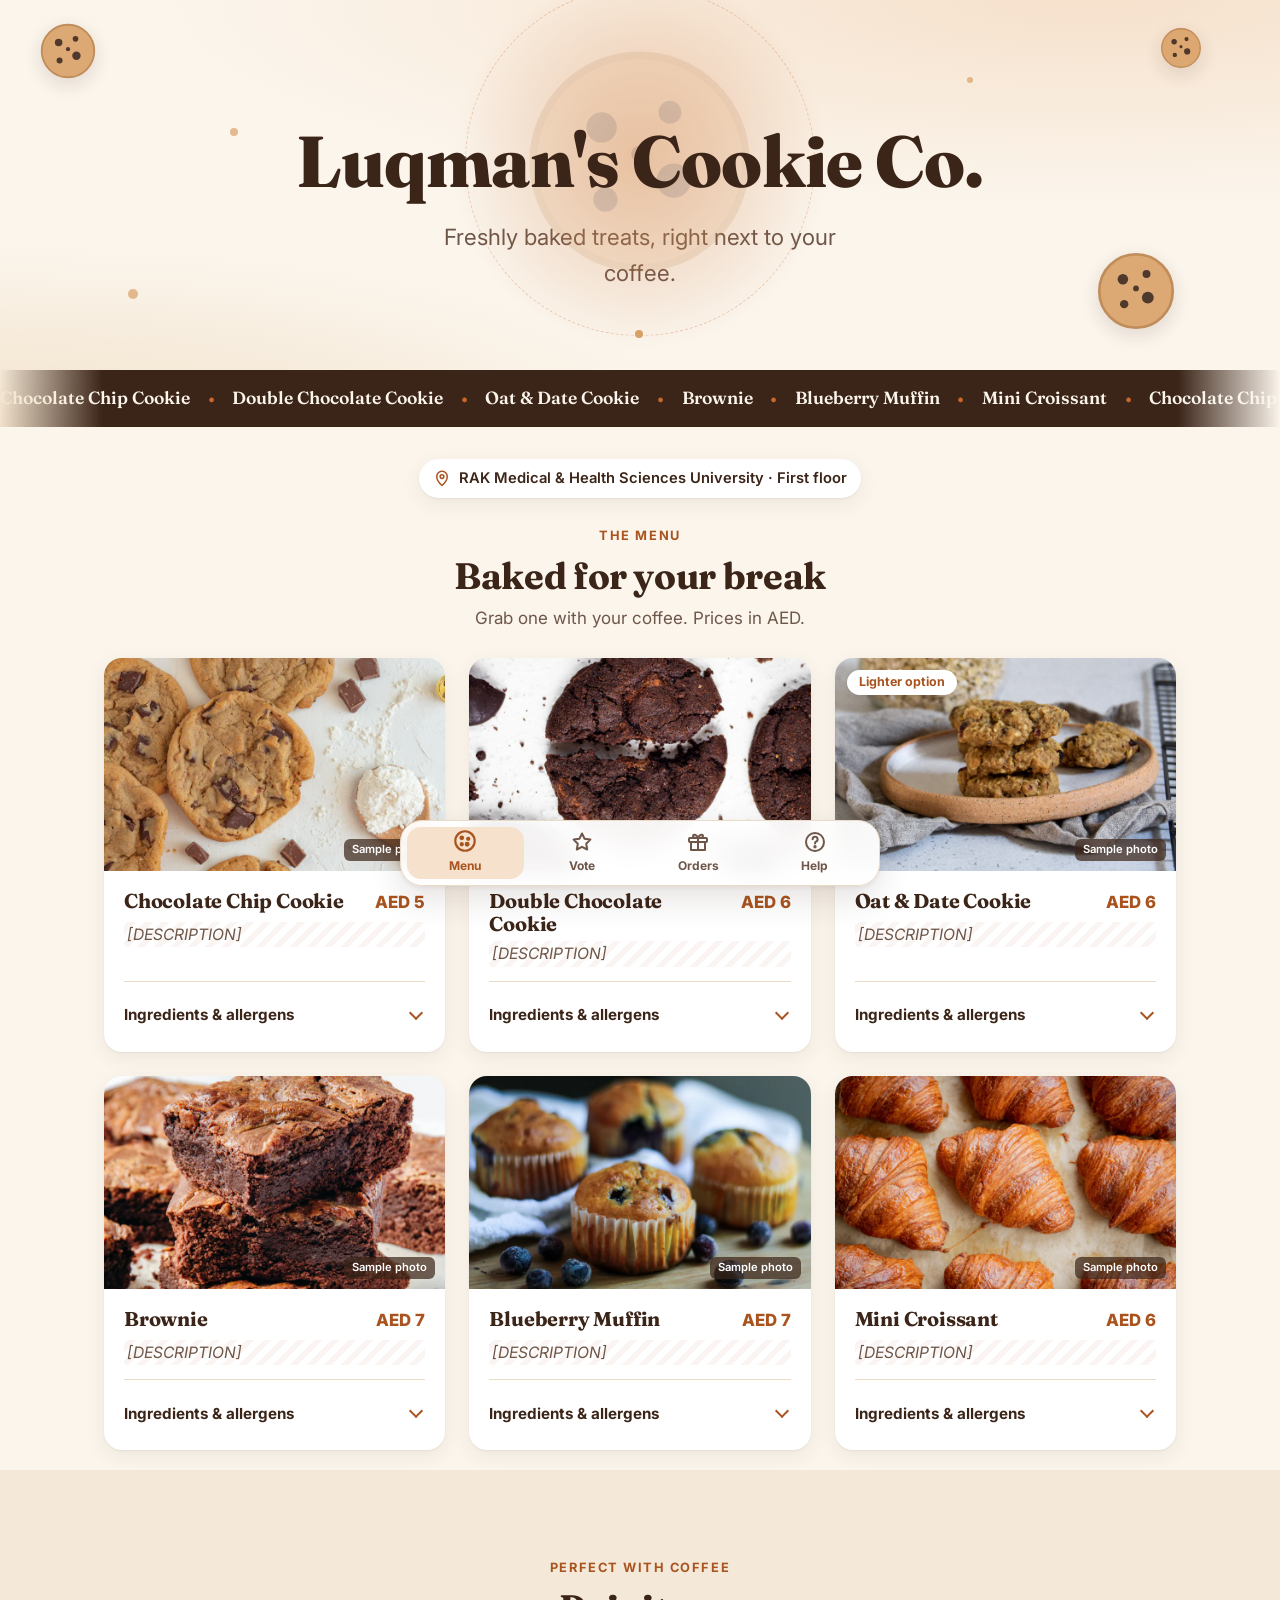
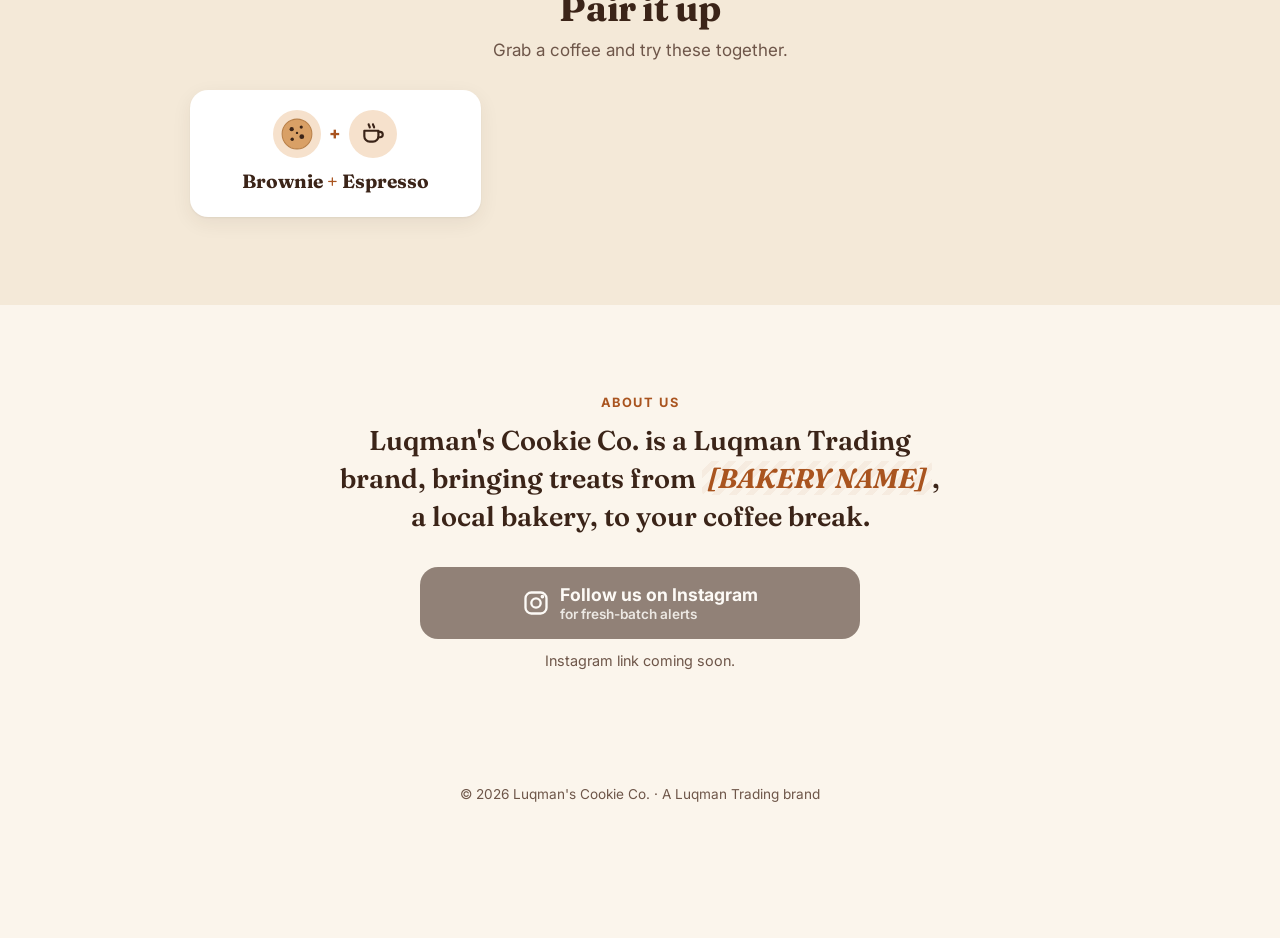
<file: index.html>
<!doctype html>
<html lang="en">
<head>
  <meta charset="utf-8">
  <meta name="viewport" content="width=device-width, initial-scale=1, viewport-fit=cover">
  <title>Luqman's Cookie Co. | Menu</title>
  <meta name="description" content="Luqman's Cookie Co.: freshly baked cookies, brownies, muffins and mini croissants from our vending machine at RAK Medical & Health Sciences University.">
  <meta name="theme-color" content="#FBF5EC">

  <meta property="og:title" content="Luqman's Cookie Co.">
  <meta property="og:description" content="Freshly baked treats, right next to your coffee.">
  <meta property="og:type" content="website">
  <!-- SHARE IMAGE: link previews need a full URL. Once live, change to e.g. https://<username>.github.io/<repo>/images/share.jpg -->
  <meta property="og:image" content="images/share.jpg">

  <link rel="icon" href="data:image/svg+xml,%3Csvg xmlns='http://www.w3.org/2000/svg' viewBox='0 0 64 64'%3E%3Ccircle cx='32' cy='32' r='28' fill='%23D9A066'/%3E%3Ccircle cx='22' cy='24' r='4' fill='%233B2418'/%3E%3Ccircle cx='40' cy='20' r='3' fill='%233B2418'/%3E%3Ccircle cx='38' cy='38' r='4' fill='%233B2418'/%3E%3Ccircle cx='24' cy='42' r='3' fill='%233B2418'/%3E%3C/svg%3E">

  <link rel="preconnect" href="https://fonts.googleapis.com">
  <link rel="preconnect" href="https://fonts.gstatic.com" crossorigin>
  <link rel="stylesheet" href="https://fonts.googleapis.com/css2?family=Fraunces:opsz,wght@9..144,600..800&family=Inter:wght@400;600;700&display=swap">
  <link rel="stylesheet" href="styles.css">
  <!-- Preload the other tabs so switching feels instant -->
  <link rel="prefetch" href="vote.html">
  <link rel="prefetch" href="orders.html">
  <link rel="prefetch" href="help.html">

  <script>document.documentElement.classList.add('js');</script>
  <script src="config.js" defer></script>
  <script src="script.js" defer></script>
</head>
<body data-page="menu">
  <!-- Reusable cookie drawing, referenced with <use href="#cookie"> -->
  <svg width="0" height="0" style="position:absolute" aria-hidden="true" focusable="false">
    <symbol id="cookie" viewBox="0 0 64 64">
      <circle cx="32" cy="32" r="28" fill="#D9A066"/>
      <circle cx="32" cy="32" r="28" fill="none" stroke="#B9814A" stroke-width="2"/>
      <circle cx="22" cy="23" r="4" fill="#3B2418"/>
      <circle cx="40" cy="19" r="3" fill="#3B2418"/>
      <circle cx="41" cy="37" r="4.5" fill="#3B2418"/>
      <circle cx="23" cy="42" r="3.2" fill="#3B2418"/>
      <circle cx="32" cy="30" r="2.2" fill="#3B2418"/>
    </symbol>
  </svg>

  <a class="skip-link" href="#main">Skip to content</a>

  <main id="main">
    <!-- ============ HERO (compact) ============ -->
    <section class="hero">
      <div class="hero-floaters" aria-hidden="true">
        <svg class="floater f1"><use href="#cookie"/></svg>
        <svg class="floater f2"><use href="#cookie"/></svg>
        <svg class="floater f3"><use href="#cookie"/></svg>
        <span class="crumb c1"></span>
        <span class="crumb c2"></span>
        <span class="crumb c3"></span>
      </div>

      <div class="container hero-content">
        <div class="title-wrap">
          <!-- Decorative animation behind the brand name -->
          <div class="title-bg" aria-hidden="true">
            <span class="title-glow"></span>
            <svg class="title-cookie"><use href="#cookie"/></svg>
            <span class="title-orbit"><i></i><i></i><i></i><i></i></span>
          </div>
          <h1>Luqman's Cookie&nbsp;Co.</h1>
        </div>
        <p class="tagline" data-text="brand.tagline">Freshly baked treats, right next to your coffee.</p>
      </div>

      <!-- Marquee: filled from the menu in config.js. The second copy makes the loop seamless. -->
      <div class="marquee" id="marquee">
        <div class="marquee-track">
          <ul class="marquee-list"><li>Cookies</li><li>Brownies</li><li>Muffins</li><li>Mini Croissants</li></ul>
          <ul class="marquee-list" aria-hidden="true"><li>Cookies</li><li>Brownies</li><li>Muffins</li><li>Mini Croissants</li></ul>
        </div>
      </div>
    </section>

    <!-- ============ EXAM MODE (shown only when examMode: true) ============ -->
    <div class="container">
      <aside class="exam-banner" id="exam-banner" hidden aria-labelledby="exam-title">
        <div class="exam-text">
          <p class="exam-title" id="exam-title">Finals Fuel</p>
          <p class="exam-message" id="exam-message"></p>
        </div>
        <div class="countdown" id="countdown" aria-hidden="true">
          <span><b data-unit="d">0</b>days</span>
          <span><b data-unit="h">0</b>hrs</span>
          <span><b data-unit="m">0</b>min</span>
          <span><b data-unit="s">0</b>sec</span>
        </div>
        <p class="sr-only" id="exam-sr"></p>
      </aside>
    </div>

    <!-- ============ MENU ============ -->
    <section id="menu" class="section section-tight">
      <div class="container">
        <!-- Fresh batch date + location -->
        <div class="info-chips reveal">
          <p class="chip chip-fresh" id="fresh-batch" hidden>
            <svg viewBox="0 0 24 24" fill="none" stroke="currentColor" stroke-width="2" stroke-linecap="round" stroke-linejoin="round" aria-hidden="true"><path d="M12 3c2 3 5 4.5 5 9a5 5 0 0 1-10 0c0-2 1-3.5 2-4.5 0 2 1 3 2 3-1-3 0-5.5 1-7.5z"/></svg>
            <span id="fresh-batch-text"></span>
          </p>
          <p class="chip">
            <svg viewBox="0 0 24 24" fill="none" stroke="currentColor" stroke-width="2" stroke-linecap="round" stroke-linejoin="round" aria-hidden="true"><path d="M12 22s7-6.2 7-12a7 7 0 1 0-14 0c0 5.8 7 12 7 12z"/><circle cx="12" cy="10" r="2.5"/></svg>
            <span id="location-line">RAK Medical &amp; Health Sciences University · First floor</span>
          </p>
        </div>

        <div class="section-head reveal">
          <p class="eyebrow">The menu</p>
          <h2>Baked for your break</h2>
          <p class="section-sub">Grab one with your coffee. Prices in AED.</p>
        </div>
        <!-- Cards are built from the menu list in config.js -->
        <ul class="menu-grid" id="menu-grid"></ul>
        <noscript><p class="noscript-note">Please turn on JavaScript to see today's menu.</p></noscript>
      </div>
    </section>

    <!-- ============ PERFECT WITH COFFEE ============ -->
    <section id="pairings" class="section section-alt">
      <div class="container">
        <div class="section-head reveal">
          <p class="eyebrow">Perfect with coffee</p>
          <h2>Pair it up</h2>
          <p class="section-sub">Grab a coffee and try these together.</p>
        </div>
        <ul class="pairings" id="pairings-list"></ul>
      </div>
    </section>

    <!-- ============ ABOUT + INSTAGRAM ============ -->
    <section id="about" class="section about">
      <div class="container reveal">
        <p class="eyebrow">About us</p>
        <p class="about-line" id="about-text">Luqman's Cookie Co. is a Luqman Trading brand.</p>
        <a class="btn btn-instagram" id="instagram-btn" href="#" target="_blank" rel="noopener">
          <svg viewBox="0 0 24 24" fill="none" stroke="currentColor" stroke-width="2" stroke-linecap="round" aria-hidden="true"><rect x="3" y="3" width="18" height="18" rx="5"/><circle cx="12" cy="12" r="4"/><circle cx="17.5" cy="6.5" r="0.6" fill="currentColor"/></svg>
          <span>Follow us on Instagram<small>for fresh-batch alerts</small></span>
        </a>
        <p class="pending-note" id="instagram-note" hidden>Instagram link coming soon.</p>
      </div>
    </section>
  </main>

  <footer class="site-footer">
    <p>&copy; <span class="year">2026</span> Luqman's Cookie Co. · A Luqman Trading brand</p>
  </footer>

  <!-- ============ TAB BAR (same on every page; aria-current marks this page) ============ -->
  <nav class="tabbar" aria-label="Main">
    <a class="tab" href="index.html" aria-current="page">
      <svg viewBox="0 0 24 24" fill="none" stroke="currentColor" stroke-width="2" stroke-linecap="round" stroke-linejoin="round" aria-hidden="true"><circle cx="12" cy="12" r="9"/><circle cx="9" cy="9" r="1.2" fill="currentColor"/><circle cx="15" cy="10" r="1" fill="currentColor"/><circle cx="14" cy="15" r="1.3" fill="currentColor"/><circle cx="9" cy="15" r="1" fill="currentColor"/></svg>
      <span>Menu</span>
    </a>
    <a class="tab" href="vote.html">
      <svg viewBox="0 0 24 24" fill="none" stroke="currentColor" stroke-width="2" stroke-linecap="round" stroke-linejoin="round" aria-hidden="true"><path d="M12 3.5l2.6 5.3 5.8.8-4.2 4.1 1 5.8-5.2-2.7-5.2 2.7 1-5.8-4.2-4.1 5.8-.8z"/></svg>
      <span>Vote</span>
    </a>
    <a class="tab" href="orders.html">
      <svg viewBox="0 0 24 24" fill="none" stroke="currentColor" stroke-width="2" stroke-linecap="round" stroke-linejoin="round" aria-hidden="true"><rect x="3" y="8" width="18" height="4" rx="1"/><path d="M5 12v8h14v-8M12 8v12"/><path d="M12 8C10.5 4 7 4 7 6s3 2 5 2c2 0 5 0 5-2s-3.5-2-5 2"/></svg>
      <span>Orders</span>
    </a>
    <a class="tab" href="help.html">
      <svg viewBox="0 0 24 24" fill="none" stroke="currentColor" stroke-width="2" stroke-linecap="round" stroke-linejoin="round" aria-hidden="true"><circle cx="12" cy="12" r="9"/><path d="M9.6 9.3a2.5 2.5 0 1 1 3.3 2.4c-.6.3-.9.8-.9 1.5v.3"/><circle cx="12" cy="16.8" r=".7" fill="currentColor"/></svg>
      <span>Help</span>
    </a>
  </nav>
</body>
</html>
</file>
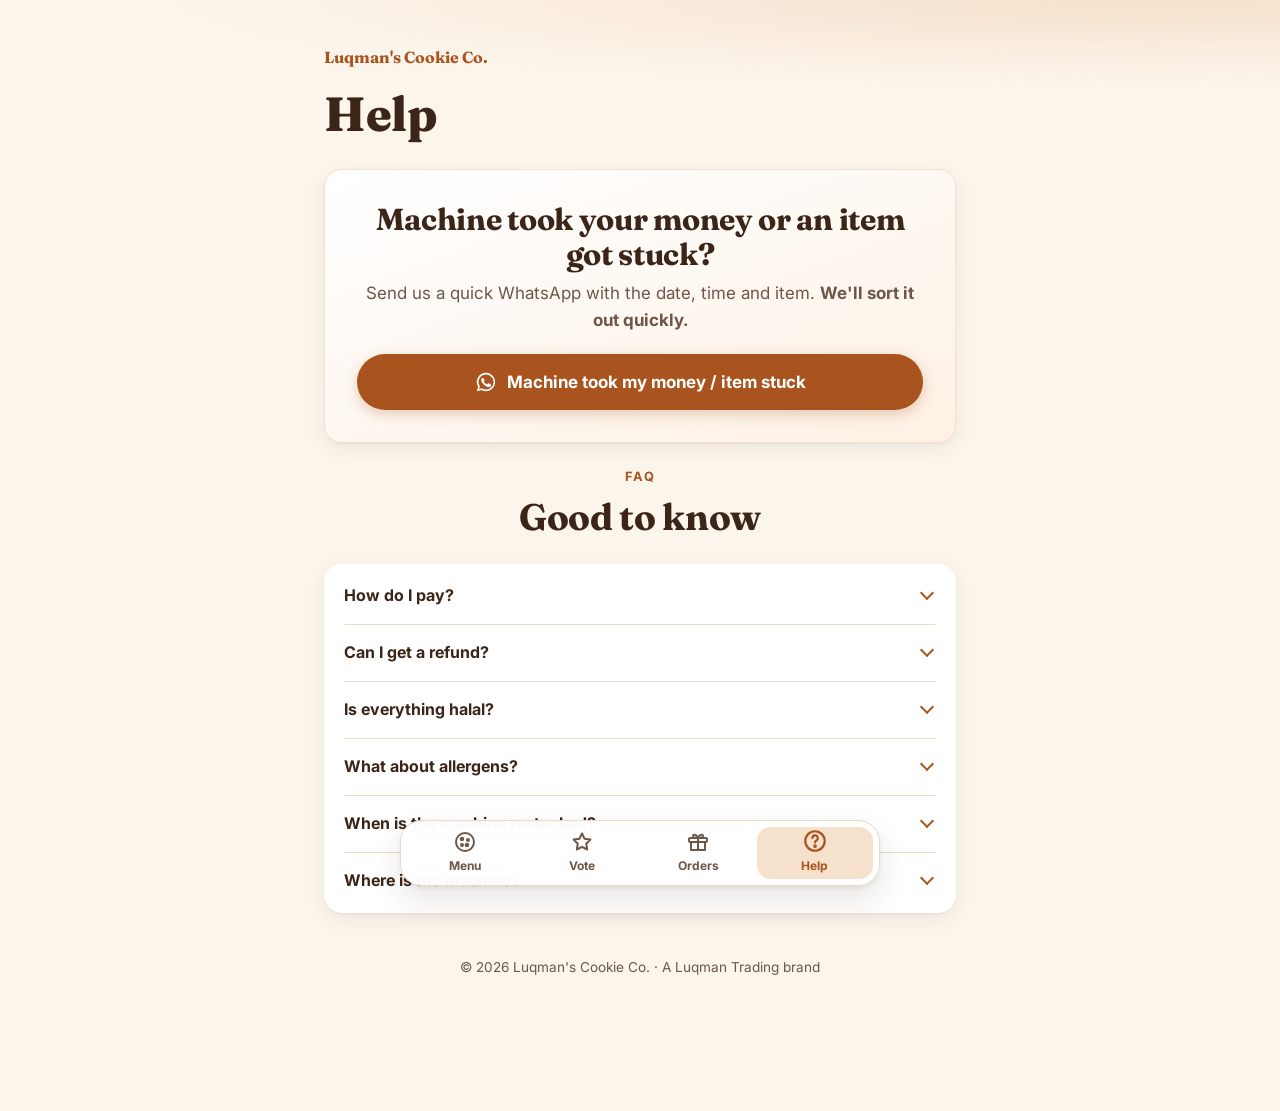
<file: help.html>
<!doctype html>
<html lang="en">
<head>
  <meta charset="utf-8">
  <meta name="viewport" content="width=device-width, initial-scale=1, viewport-fit=cover">
  <title>Luqman's Cookie Co. | Help</title>
  <meta name="description" content="Machine took your money or an item got stuck? Get help from Luqman's Cookie Co., plus answers to common questions.">
  <meta name="theme-color" content="#FBF5EC">

  <meta property="og:title" content="Luqman's Cookie Co. | Help">
  <meta property="og:description" content="Machine problem? Message us and we'll sort it out quickly.">
  <meta property="og:type" content="website">
  <meta property="og:image" content="images/share.jpg">

  <link rel="icon" href="data:image/svg+xml,%3Csvg xmlns='http://www.w3.org/2000/svg' viewBox='0 0 64 64'%3E%3Ccircle cx='32' cy='32' r='28' fill='%23D9A066'/%3E%3Ccircle cx='22' cy='24' r='4' fill='%233B2418'/%3E%3Ccircle cx='40' cy='20' r='3' fill='%233B2418'/%3E%3Ccircle cx='38' cy='38' r='4' fill='%233B2418'/%3E%3Ccircle cx='24' cy='42' r='3' fill='%233B2418'/%3E%3C/svg%3E">

  <link rel="preconnect" href="https://fonts.googleapis.com">
  <link rel="preconnect" href="https://fonts.gstatic.com" crossorigin>
  <link rel="stylesheet" href="https://fonts.googleapis.com/css2?family=Fraunces:opsz,wght@9..144,600..800&family=Inter:wght@400;600;700&display=swap">
  <link rel="stylesheet" href="styles.css">
  <link rel="prefetch" href="index.html">
  <link rel="prefetch" href="vote.html">
  <link rel="prefetch" href="orders.html">

  <script>document.documentElement.classList.add('js');</script>
  <script src="config.js" defer></script>
  <script src="script.js" defer></script>
</head>
<body data-page="help">
  <a class="skip-link" href="#main">Skip to content</a>

  <header class="page-top">
    <div class="container">
      <a class="wordmark" href="index.html">Luqman's Cookie Co.</a>
      <h1>Help</h1>
    </div>
  </header>

  <main id="main">
    <!-- ============ MACHINE PROBLEM (top of the page) ============ -->
    <section class="section section-tight">
      <div class="container narrow">
        <div class="panel panel-highlight help-top">
          <h2>Machine took your money or an item got stuck?</h2>
          <p class="section-sub">Send us a quick WhatsApp with the date, time and item. <strong data-text="help.promise">We'll sort it out quickly.</strong></p>
          <a class="btn btn-primary btn-whatsapp btn-block" id="help-btn" href="https://wa.me/971557939565" target="_blank" rel="noopener">
            <svg viewBox="0 0 24 24" aria-hidden="true"><path fill="currentColor" d="M12 2a10 10 0 0 0-8.6 15.1L2 22l5-1.3A10 10 0 1 0 12 2zm0 18.2a8.2 8.2 0 0 1-4.2-1.2l-.3-.2-3 .8.8-2.9-.2-.3A8.2 8.2 0 1 1 12 20.2zm4.5-6.1c-.2-.1-1.5-.7-1.7-.8s-.4-.1-.6.1-.6.8-.8 1-.3.2-.5.1a6.7 6.7 0 0 1-3.3-2.9c-.2-.4.2-.4.7-1.3.1-.2 0-.3 0-.4l-.8-1.8c-.2-.5-.4-.4-.6-.4h-.5a1 1 0 0 0-.7.3 3 3 0 0 0-.9 2.2 5.2 5.2 0 0 0 1.1 2.7 11.8 11.8 0 0 0 4.5 4c1.7.7 2.3.8 3.2.6a2.7 2.7 0 0 0 1.8-1.2 2.2 2.2 0 0 0 .1-1.2c0-.2-.2-.2-.5-.4z"/></svg>
            Machine took my money / item stuck
          </a>
          <p class="pending-note" id="help-note" hidden>WhatsApp number coming soon.</p>
        </div>
      </div>
    </section>

    <!-- ============ FAQ ============ -->
    <section class="section section-tight">
      <div class="container narrow">
        <div class="section-head reveal">
          <p class="eyebrow">FAQ</p>
          <h2>Good to know</h2>
        </div>
        <!-- Questions and answers come from config.js → help.faq -->
        <div class="faq reveal" id="faq-list"></div>
        <noscript><p class="noscript-note">Please turn on JavaScript to see the FAQ, or <a href="https://wa.me/971557939565">ask us on WhatsApp</a>.</p></noscript>
      </div>
    </section>
  </main>

  <footer class="site-footer">
    <p>&copy; <span class="year">2026</span> Luqman's Cookie Co. · A Luqman Trading brand</p>
  </footer>

  <nav class="tabbar" aria-label="Main">
    <a class="tab" href="index.html">
      <svg viewBox="0 0 24 24" fill="none" stroke="currentColor" stroke-width="2" stroke-linecap="round" stroke-linejoin="round" aria-hidden="true"><circle cx="12" cy="12" r="9"/><circle cx="9" cy="9" r="1.2" fill="currentColor"/><circle cx="15" cy="10" r="1" fill="currentColor"/><circle cx="14" cy="15" r="1.3" fill="currentColor"/><circle cx="9" cy="15" r="1" fill="currentColor"/></svg>
      <span>Menu</span>
    </a>
    <a class="tab" href="vote.html">
      <svg viewBox="0 0 24 24" fill="none" stroke="currentColor" stroke-width="2" stroke-linecap="round" stroke-linejoin="round" aria-hidden="true"><path d="M12 3.5l2.6 5.3 5.8.8-4.2 4.1 1 5.8-5.2-2.7-5.2 2.7 1-5.8-4.2-4.1 5.8-.8z"/></svg>
      <span>Vote</span>
    </a>
    <a class="tab" href="orders.html">
      <svg viewBox="0 0 24 24" fill="none" stroke="currentColor" stroke-width="2" stroke-linecap="round" stroke-linejoin="round" aria-hidden="true"><rect x="3" y="8" width="18" height="4" rx="1"/><path d="M5 12v8h14v-8M12 8v12"/><path d="M12 8C10.5 4 7 4 7 6s3 2 5 2c2 0 5 0 5-2s-3.5-2-5 2"/></svg>
      <span>Orders</span>
    </a>
    <a class="tab" href="help.html" aria-current="page">
      <svg viewBox="0 0 24 24" fill="none" stroke="currentColor" stroke-width="2" stroke-linecap="round" stroke-linejoin="round" aria-hidden="true"><circle cx="12" cy="12" r="9"/><path d="M9.6 9.3a2.5 2.5 0 1 1 3.3 2.4c-.6.3-.9.8-.9 1.5v.3"/><circle cx="12" cy="16.8" r=".7" fill="currentColor"/></svg>
      <span>Help</span>
    </a>
  </nav>
</body>
</html>
</file>
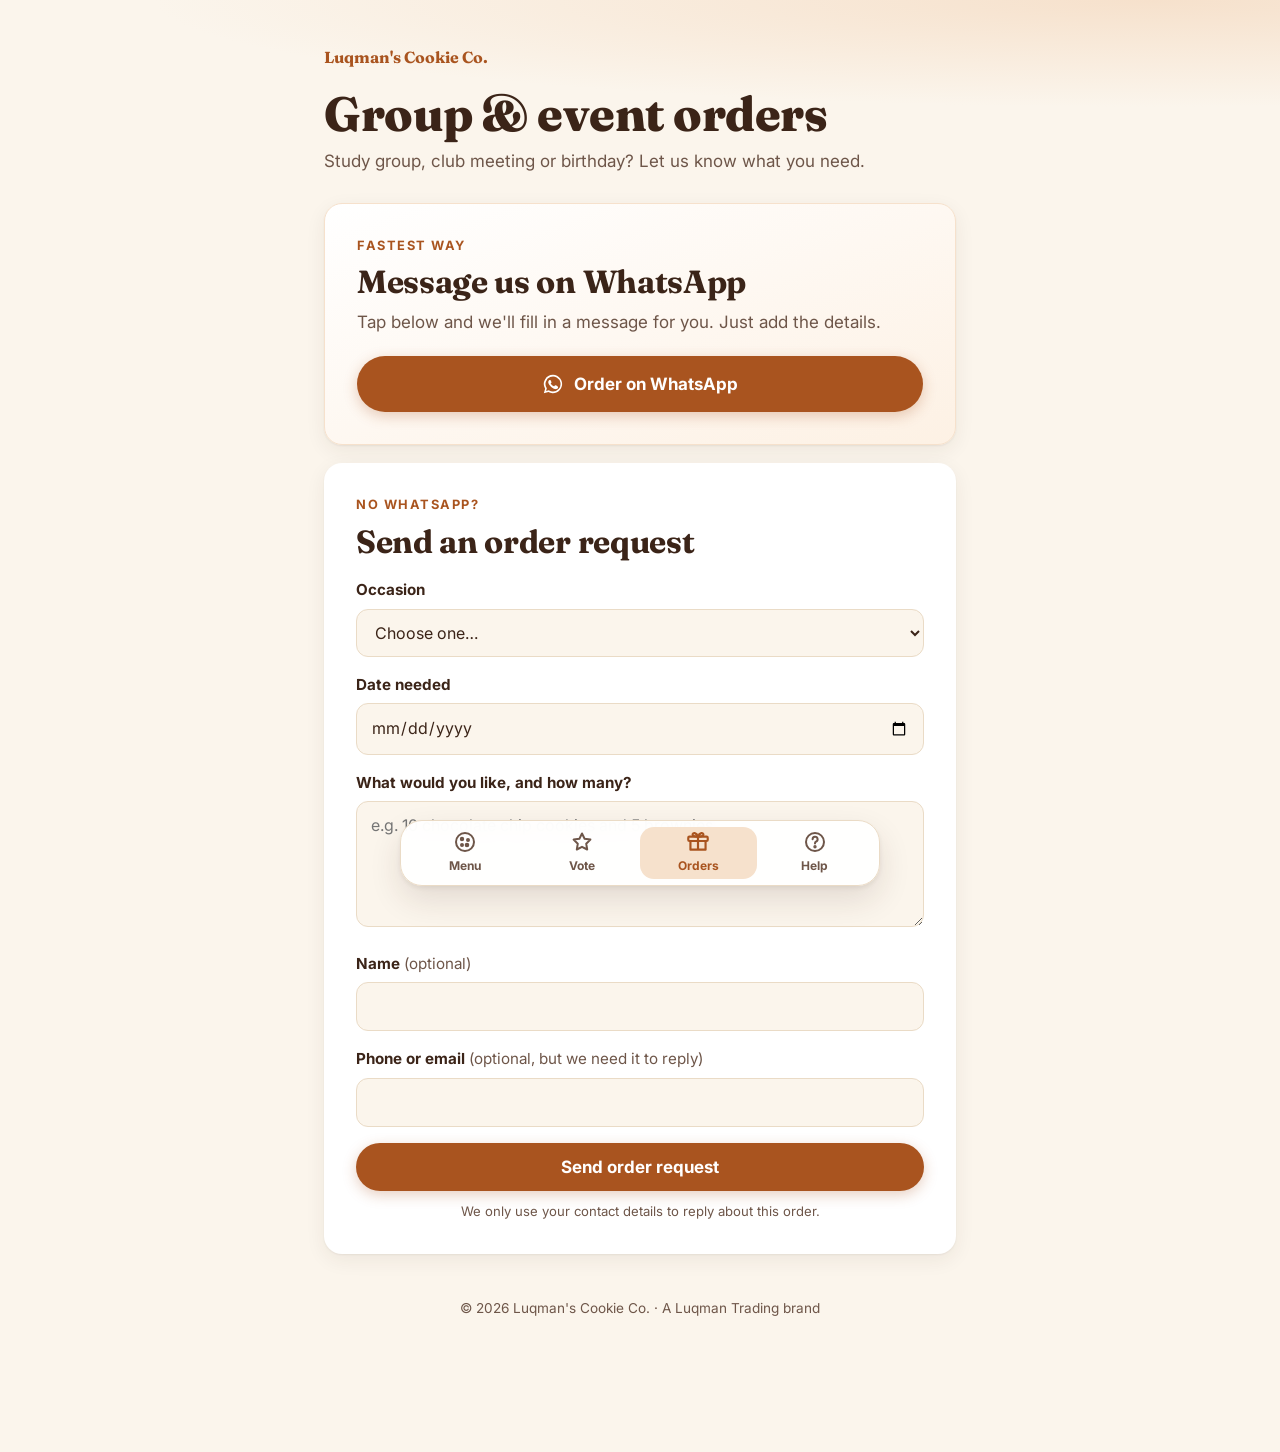
<file: orders.html>
<!doctype html>
<html lang="en">
<head>
  <meta charset="utf-8">
  <meta name="viewport" content="width=device-width, initial-scale=1, viewport-fit=cover">
  <title>Luqman's Cookie Co. | Group &amp; event orders</title>
  <meta name="description" content="Order Luqman's Cookie Co. treats for study groups, clubs and birthdays.">
  <meta name="theme-color" content="#FBF5EC">

  <meta property="og:title" content="Luqman's Cookie Co. | Group &amp; event orders">
  <meta property="og:description" content="Treats for study groups, clubs and birthdays. Message us on WhatsApp.">
  <meta property="og:type" content="website">
  <meta property="og:image" content="images/share.jpg">

  <link rel="icon" href="data:image/svg+xml,%3Csvg xmlns='http://www.w3.org/2000/svg' viewBox='0 0 64 64'%3E%3Ccircle cx='32' cy='32' r='28' fill='%23D9A066'/%3E%3Ccircle cx='22' cy='24' r='4' fill='%233B2418'/%3E%3Ccircle cx='40' cy='20' r='3' fill='%233B2418'/%3E%3Ccircle cx='38' cy='38' r='4' fill='%233B2418'/%3E%3Ccircle cx='24' cy='42' r='3' fill='%233B2418'/%3E%3C/svg%3E">

  <link rel="preconnect" href="https://fonts.googleapis.com">
  <link rel="preconnect" href="https://fonts.gstatic.com" crossorigin>
  <link rel="stylesheet" href="https://fonts.googleapis.com/css2?family=Fraunces:opsz,wght@9..144,600..800&family=Inter:wght@400;600;700&display=swap">
  <link rel="stylesheet" href="styles.css">
  <link rel="prefetch" href="index.html">
  <link rel="prefetch" href="vote.html">
  <link rel="prefetch" href="help.html">

  <script>document.documentElement.classList.add('js');</script>
  <script src="config.js" defer></script>
  <script src="script.js" defer></script>
</head>
<body data-page="orders">
  <a class="skip-link" href="#main">Skip to content</a>

  <header class="page-top">
    <div class="container">
      <a class="wordmark" href="index.html">Luqman's Cookie Co.</a>
      <h1>Group &amp; event orders</h1>
      <p class="section-sub">Study group, club meeting or birthday? Let us know what you need.</p>
    </div>
  </header>

  <main id="main">
    <section class="section section-tight">
      <div class="container narrow">
        <!-- WhatsApp: the fastest way -->
        <div class="panel panel-highlight reveal">
          <p class="eyebrow">Fastest way</p>
          <h2>Message us on WhatsApp</h2>
          <p class="section-sub">Tap below and we'll fill in a message for you. Just add the details.</p>
          <a class="btn btn-primary btn-whatsapp btn-block" id="orders-wa-btn" href="https://wa.me/971557939565" target="_blank" rel="noopener">
            <svg viewBox="0 0 24 24" aria-hidden="true"><path fill="currentColor" d="M12 2a10 10 0 0 0-8.6 15.1L2 22l5-1.3A10 10 0 1 0 12 2zm0 18.2a8.2 8.2 0 0 1-4.2-1.2l-.3-.2-3 .8.8-2.9-.2-.3A8.2 8.2 0 1 1 12 20.2zm4.5-6.1c-.2-.1-1.5-.7-1.7-.8s-.4-.1-.6.1-.6.8-.8 1-.3.2-.5.1a6.7 6.7 0 0 1-3.3-2.9c-.2-.4.2-.4.7-1.3.1-.2 0-.3 0-.4l-.8-1.8c-.2-.5-.4-.4-.6-.4h-.5a1 1 0 0 0-.7.3 3 3 0 0 0-.9 2.2 5.2 5.2 0 0 0 1.1 2.7 11.8 11.8 0 0 0 4.5 4c1.7.7 2.3.8 3.2.6a2.7 2.7 0 0 0 1.8-1.2 2.2 2.2 0 0 0 .1-1.2c0-.2-.2-.2-.5-.4z"/></svg>
            Order on WhatsApp
          </a>
          <p class="pending-note" id="orders-wa-note" hidden>WhatsApp number coming soon.</p>
        </div>

        <!-- Backup form -->
        <div class="panel reveal">
          <p class="eyebrow">No WhatsApp?</p>
          <h2>Send an order request</h2>

          <form class="lcc-form" id="order-form" data-type="order" novalidate>
            <div class="field">
              <label for="order-occasion">Occasion</label>
              <select id="order-occasion" data-field="choice" required>
                <option value="">Choose one…</option>
                <option>Study group</option>
                <option>Club or society event</option>
                <option>Birthday</option>
                <option>Other</option>
              </select>
            </div>
            <div class="field">
              <label for="order-date">Date needed</label>
              <input id="order-date" type="date" data-field="comment" data-label="Date needed" required>
            </div>
            <div class="field">
              <label for="order-details">What would you like, and how many?</label>
              <textarea id="order-details" data-field="comment" data-label="Details" rows="4" maxlength="1000" required placeholder="e.g. 10 chocolate chip cookies and 5 brownies"></textarea>
            </div>
            <div class="field">
              <label for="order-name">Name <span class="optional">(optional)</span></label>
              <input id="order-name" type="text" data-field="name" maxlength="60" autocomplete="name">
            </div>
            <div class="field">
              <label for="order-contact">Phone or email <span class="optional">(optional, but we need it to reply)</span></label>
              <input id="order-contact" type="text" data-field="contact" maxlength="80" autocomplete="tel">
            </div>
            <input type="text" name="website" class="hp" tabindex="-1" autocomplete="off" aria-hidden="true">
            <button class="btn btn-primary btn-block" type="submit">Send order request</button>
            <p class="form-status" role="status" aria-live="polite"></p>
            <p class="privacy-note">We only use your contact details to reply about this order.</p>
          </form>
          <noscript><p class="noscript-note">This form needs JavaScript. Please use the WhatsApp button above instead.</p></noscript>
        </div>
      </div>
    </section>
  </main>

  <footer class="site-footer">
    <p>&copy; <span class="year">2026</span> Luqman's Cookie Co. · A Luqman Trading brand</p>
  </footer>

  <nav class="tabbar" aria-label="Main">
    <a class="tab" href="index.html">
      <svg viewBox="0 0 24 24" fill="none" stroke="currentColor" stroke-width="2" stroke-linecap="round" stroke-linejoin="round" aria-hidden="true"><circle cx="12" cy="12" r="9"/><circle cx="9" cy="9" r="1.2" fill="currentColor"/><circle cx="15" cy="10" r="1" fill="currentColor"/><circle cx="14" cy="15" r="1.3" fill="currentColor"/><circle cx="9" cy="15" r="1" fill="currentColor"/></svg>
      <span>Menu</span>
    </a>
    <a class="tab" href="vote.html">
      <svg viewBox="0 0 24 24" fill="none" stroke="currentColor" stroke-width="2" stroke-linecap="round" stroke-linejoin="round" aria-hidden="true"><path d="M12 3.5l2.6 5.3 5.8.8-4.2 4.1 1 5.8-5.2-2.7-5.2 2.7 1-5.8-4.2-4.1 5.8-.8z"/></svg>
      <span>Vote</span>
    </a>
    <a class="tab" href="orders.html" aria-current="page">
      <svg viewBox="0 0 24 24" fill="none" stroke="currentColor" stroke-width="2" stroke-linecap="round" stroke-linejoin="round" aria-hidden="true"><rect x="3" y="8" width="18" height="4" rx="1"/><path d="M5 12v8h14v-8M12 8v12"/><path d="M12 8C10.5 4 7 4 7 6s3 2 5 2c2 0 5 0 5-2s-3.5-2-5 2"/></svg>
      <span>Orders</span>
    </a>
    <a class="tab" href="help.html">
      <svg viewBox="0 0 24 24" fill="none" stroke="currentColor" stroke-width="2" stroke-linecap="round" stroke-linejoin="round" aria-hidden="true"><circle cx="12" cy="12" r="9"/><path d="M9.6 9.3a2.5 2.5 0 1 1 3.3 2.4c-.6.3-.9.8-.9 1.5v.3"/><circle cx="12" cy="16.8" r=".7" fill="currentColor"/></svg>
      <span>Help</span>
    </a>
  </nav>
</body>
</html>
</file>
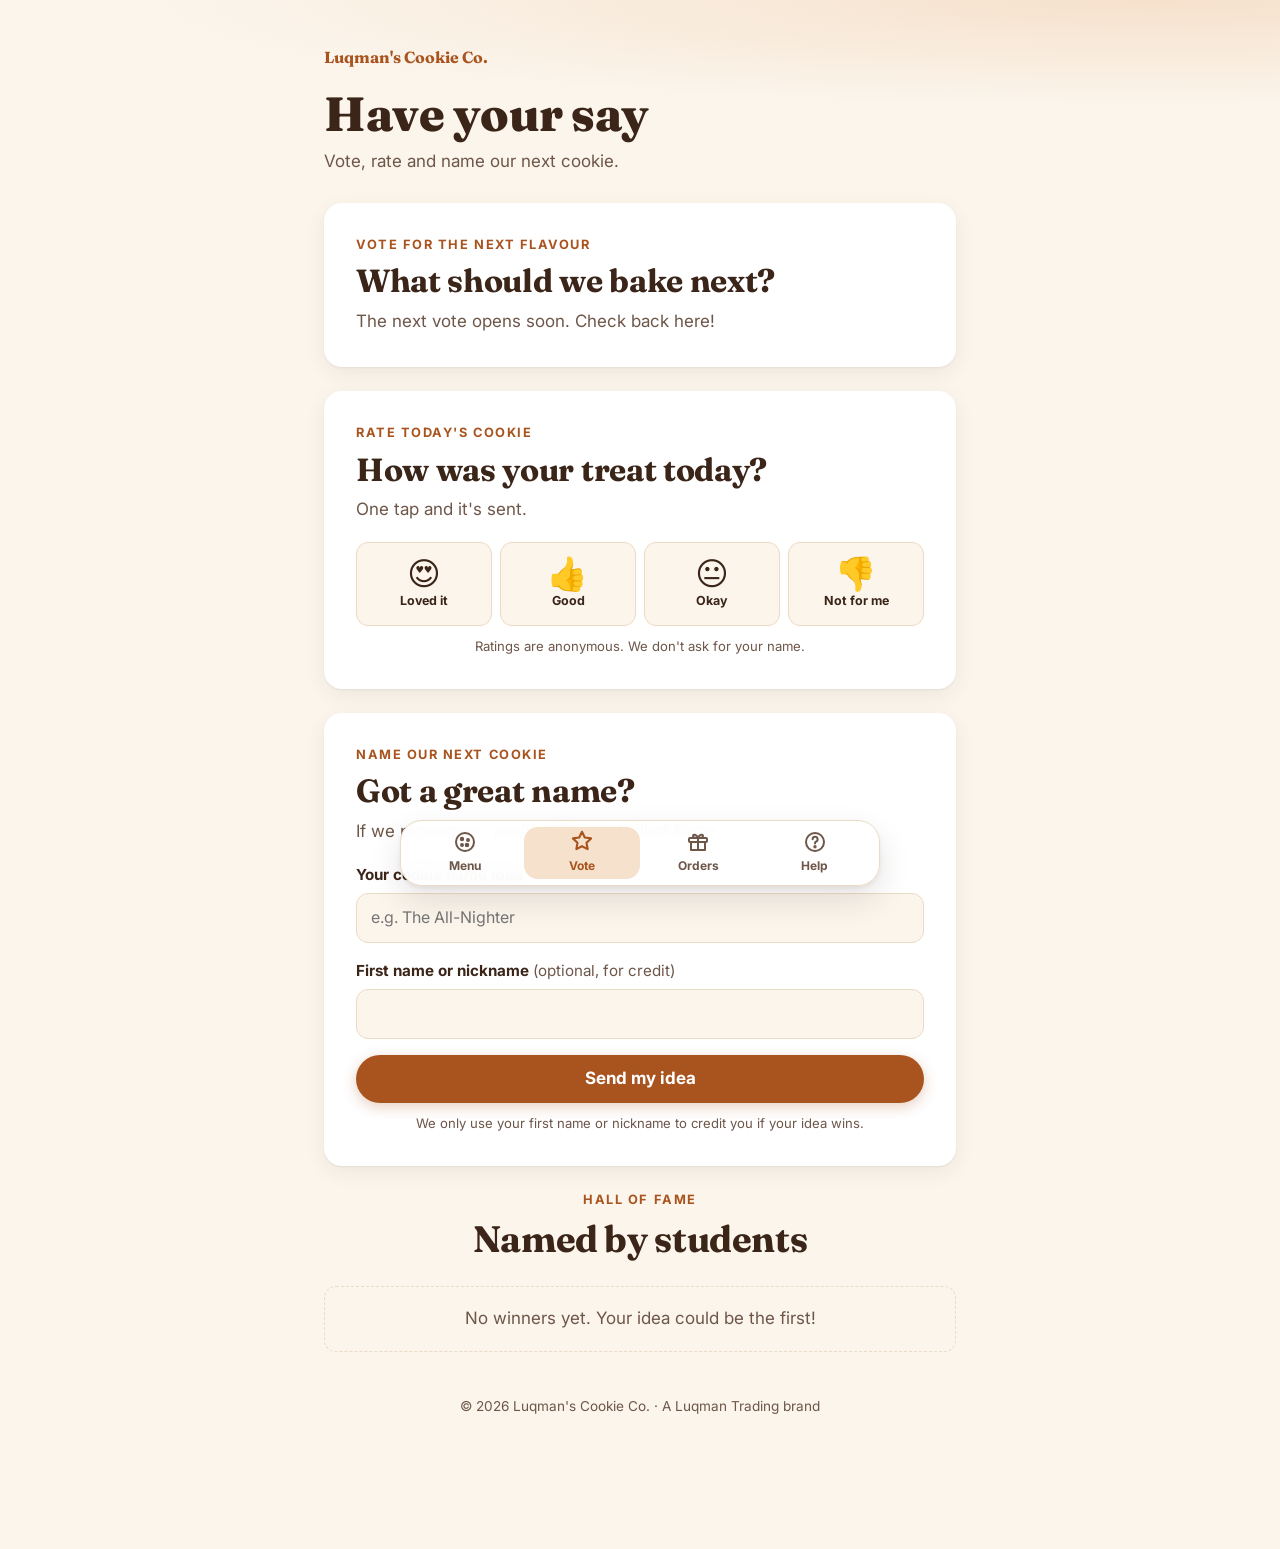
<file: vote.html>
<!doctype html>
<html lang="en">
<head>
  <meta charset="utf-8">
  <meta name="viewport" content="width=device-width, initial-scale=1, viewport-fit=cover">
  <title>Luqman's Cookie Co. | Vote &amp; rate</title>
  <meta name="description" content="Vote for Luqman's Cookie Co.'s next flavour, rate today's cookie and suggest a name for our next cookie.">
  <meta name="theme-color" content="#FBF5EC">

  <meta property="og:title" content="Luqman's Cookie Co. | Vote for the next flavour">
  <meta property="og:description" content="Pick our next flavour, rate today's cookie and name our next cookie.">
  <meta property="og:type" content="website">
  <meta property="og:image" content="images/share.jpg">

  <link rel="icon" href="data:image/svg+xml,%3Csvg xmlns='http://www.w3.org/2000/svg' viewBox='0 0 64 64'%3E%3Ccircle cx='32' cy='32' r='28' fill='%23D9A066'/%3E%3Ccircle cx='22' cy='24' r='4' fill='%233B2418'/%3E%3Ccircle cx='40' cy='20' r='3' fill='%233B2418'/%3E%3Ccircle cx='38' cy='38' r='4' fill='%233B2418'/%3E%3Ccircle cx='24' cy='42' r='3' fill='%233B2418'/%3E%3C/svg%3E">

  <link rel="preconnect" href="https://fonts.googleapis.com">
  <link rel="preconnect" href="https://fonts.gstatic.com" crossorigin>
  <link rel="stylesheet" href="https://fonts.googleapis.com/css2?family=Fraunces:opsz,wght@9..144,600..800&family=Inter:wght@400;600;700&display=swap">
  <link rel="stylesheet" href="styles.css">
  <link rel="prefetch" href="index.html">
  <link rel="prefetch" href="orders.html">
  <link rel="prefetch" href="help.html">

  <script>document.documentElement.classList.add('js');</script>
  <script src="config.js" defer></script>
  <script src="script.js" defer></script>
</head>
<body data-page="vote">
  <a class="skip-link" href="#main">Skip to content</a>

  <header class="page-top">
    <div class="container">
      <a class="wordmark" href="index.html">Luqman's Cookie Co.</a>
      <h1>Have your say</h1>
      <p class="section-sub">Vote, rate and name our next cookie.</p>
    </div>
  </header>

  <main id="main">
    <!-- ============ VOTE FOR THE NEXT FLAVOUR ============ -->
    <section id="vote" class="section section-tight">
      <div class="container narrow">
        <div class="panel reveal">
          <p class="eyebrow">Vote for the next flavour</p>
          <h2 data-text="vote.question">What should we bake next?</h2>
          <p class="vote-ends muted" id="vote-ends" hidden></p>

          <form class="lcc-form" id="vote-form" data-type="vote" novalidate>
            <fieldset class="vote-options">
              <legend class="sr-only">Flavour options</legend>
              <div id="vote-options"></div>
            </fieldset>
            <input type="text" name="website" class="hp" tabindex="-1" autocomplete="off" aria-hidden="true">
            <button class="btn btn-primary btn-block" type="submit">Cast my vote</button>
            <p class="form-status" role="status" aria-live="polite"></p>
            <p class="privacy-note">Votes are anonymous. One vote per phone per round.</p>
          </form>
          <noscript><p class="noscript-note">Voting needs JavaScript. You can also <a href="https://wa.me/971557939565">message us on WhatsApp</a>.</p></noscript>

          <div class="winner" id="last-winner" hidden>
            <svg class="winner-icon" viewBox="0 0 24 24" fill="none" stroke="currentColor" stroke-width="2" stroke-linecap="round" stroke-linejoin="round" aria-hidden="true"><path d="M8 21h8M12 17v4M7 4h10v5a5 5 0 0 1-10 0z"/><path d="M17 5h3v2a3 3 0 0 1-3 3M7 5H4v2a3 3 0 0 0 3 3"/></svg>
            <div>
              <p class="winner-label">Last month's winner</p>
              <p class="winner-name" id="last-winner-name"></p>
              <p class="winner-result muted" id="last-winner-result"></p>
            </div>
          </div>
        </div>
      </div>
    </section>

    <!-- ============ RATE TODAY'S COOKIE ============ -->
    <section id="rate" class="section section-tight">
      <div class="container narrow">
        <div class="panel reveal">
          <p class="eyebrow">Rate today's cookie</p>
          <h2 id="rate-title">How was your treat today?</h2>
          <p class="section-sub">One tap and it's sent.</p>

          <div class="rate-buttons" id="rate-buttons" role="group" aria-labelledby="rate-title">
            <button type="button" class="rate-btn" data-value="Loved it"><span class="emoji" aria-hidden="true">😍</span><span>Loved it</span></button>
            <button type="button" class="rate-btn" data-value="Good"><span class="emoji" aria-hidden="true">👍</span><span>Good</span></button>
            <button type="button" class="rate-btn" data-value="Okay"><span class="emoji" aria-hidden="true">😐</span><span>Okay</span></button>
            <button type="button" class="rate-btn" data-value="Not for me"><span class="emoji" aria-hidden="true">👎</span><span>Not for me</span></button>
          </div>
          <noscript><p class="noscript-note">Rating needs JavaScript.</p></noscript>

          <div class="rate-thanks" id="rate-thanks" hidden>
            <p class="rate-thanks-emoji" id="rate-thanks-emoji" aria-hidden="true"></p>
            <p class="rate-thanks-text" id="rate-thanks-text" role="status" aria-live="polite"></p>
          </div>

          <form class="lcc-form rate-comment" id="rate-comment-form" data-type="rating-comment" novalidate hidden>
            <div class="field">
              <label for="rate-comment">Want to tell us more?</label>
              <textarea id="rate-comment" data-field="comment" rows="3" maxlength="500" required placeholder="What did you like, or what should we change?"></textarea>
            </div>
            <input type="text" name="website" class="hp" tabindex="-1" autocomplete="off" aria-hidden="true">
            <button class="btn btn-ghost btn-block" type="submit">Send comment</button>
            <p class="form-status" role="status" aria-live="polite"></p>
          </form>
          <p class="privacy-note">Ratings are anonymous. We don't ask for your name.</p>
        </div>
      </div>
    </section>

    <!-- ============ NAME OUR NEXT COOKIE ============ -->
    <section id="name-cookie" class="section section-tight">
      <div class="container narrow">
        <div class="panel reveal">
          <p class="eyebrow">Name our next cookie</p>
          <h2>Got a great name?</h2>
          <p class="section-sub">If we pick yours, you'll make the Hall of Fame.</p>

          <form class="lcc-form" id="name-form" data-type="name-idea" novalidate>
            <div class="field">
              <label for="name-idea">Your cookie name idea</label>
              <input id="name-idea" type="text" data-field="choice" maxlength="40" required placeholder="e.g. The All-Nighter">
            </div>
            <div class="field">
              <label for="name-credit">First name or nickname <span class="optional">(optional, for credit)</span></label>
              <input id="name-credit" type="text" data-field="name" maxlength="30" autocomplete="given-name">
            </div>
            <input type="text" name="website" class="hp" tabindex="-1" autocomplete="off" aria-hidden="true">
            <button class="btn btn-primary btn-block" type="submit">Send my idea</button>
            <p class="form-status" role="status" aria-live="polite"></p>
            <p class="privacy-note">We only use your first name or nickname to credit you if your idea wins.</p>
          </form>
          <noscript><p class="noscript-note">This form needs JavaScript. You can also <a href="https://wa.me/971557939565">message us your idea on WhatsApp</a>.</p></noscript>
        </div>
      </div>
    </section>

    <!-- ============ HALL OF FAME ============ -->
    <section id="hall-of-fame" class="section section-tight">
      <div class="container narrow">
        <div class="reveal">
          <div class="section-head">
            <p class="eyebrow">Hall of Fame</p>
            <h2>Named by students</h2>
          </div>
          <ol class="hall" id="hall-list"></ol>
          <p class="hall-empty muted" id="hall-empty" hidden>No winners yet. Your idea could be the first!</p>
        </div>
      </div>
    </section>
  </main>

  <footer class="site-footer">
    <p>&copy; <span class="year">2026</span> Luqman's Cookie Co. · A Luqman Trading brand</p>
  </footer>

  <nav class="tabbar" aria-label="Main">
    <a class="tab" href="index.html">
      <svg viewBox="0 0 24 24" fill="none" stroke="currentColor" stroke-width="2" stroke-linecap="round" stroke-linejoin="round" aria-hidden="true"><circle cx="12" cy="12" r="9"/><circle cx="9" cy="9" r="1.2" fill="currentColor"/><circle cx="15" cy="10" r="1" fill="currentColor"/><circle cx="14" cy="15" r="1.3" fill="currentColor"/><circle cx="9" cy="15" r="1" fill="currentColor"/></svg>
      <span>Menu</span>
    </a>
    <a class="tab" href="vote.html" aria-current="page">
      <svg viewBox="0 0 24 24" fill="none" stroke="currentColor" stroke-width="2" stroke-linecap="round" stroke-linejoin="round" aria-hidden="true"><path d="M12 3.5l2.6 5.3 5.8.8-4.2 4.1 1 5.8-5.2-2.7-5.2 2.7 1-5.8-4.2-4.1 5.8-.8z"/></svg>
      <span>Vote</span>
    </a>
    <a class="tab" href="orders.html">
      <svg viewBox="0 0 24 24" fill="none" stroke="currentColor" stroke-width="2" stroke-linecap="round" stroke-linejoin="round" aria-hidden="true"><rect x="3" y="8" width="18" height="4" rx="1"/><path d="M5 12v8h14v-8M12 8v12"/><path d="M12 8C10.5 4 7 4 7 6s3 2 5 2c2 0 5 0 5-2s-3.5-2-5 2"/></svg>
      <span>Orders</span>
    </a>
    <a class="tab" href="help.html">
      <svg viewBox="0 0 24 24" fill="none" stroke="currentColor" stroke-width="2" stroke-linecap="round" stroke-linejoin="round" aria-hidden="true"><circle cx="12" cy="12" r="9"/><path d="M9.6 9.3a2.5 2.5 0 1 1 3.3 2.4c-.6.3-.9.8-.9 1.5v.3"/><circle cx="12" cy="16.8" r=".7" fill="currentColor"/></svg>
      <span>Help</span>
    </a>
  </nav>
</body>
</html>
</file>
<file: styles.css>
/* =========================================================
   Luqman's Cookie Co. — styles (shared by all four tabs)
   Mobile-first (360–430px), then tablet (768px) and desktop (1000px+).
   Palette: Caramel & Cream. Fonts: Fraunces (headings) + Inter (body).
   ========================================================= */

:root {
  --bg: #FBF5EC;          /* cream */
  --bg-alt: #F4E9D8;      /* deeper cream for alternating sections */
  --surface: #FFFFFF;
  --text: #3B2418;        /* cocoa */
  --muted: #6E5649;       /* AA on cream and white */
  --line: #EADBC6;

  --accent: #C8692B;      /* caramel: decorative only */
  --accent-deep: #A9541F; /* caramel for text & buttons (AA contrast) */
  --accent-hover: #8C4418;
  --accent-soft: #F6E1CC;

  --warn-bg: #FFF4D6;
  --warn-line: #E9C46A;
  --warn-text: #6B4A00;
  --ok: #2F6B3A;
  --error: #A12E2E;

  --radius: 18px;
  --radius-sm: 12px;
  --shadow: 0 1px 2px rgba(59, 36, 24, .06), 0 6px 20px rgba(59, 36, 24, .07);
  --shadow-lift: 0 2px 4px rgba(59, 36, 24, .08), 0 14px 32px rgba(59, 36, 24, .12);

  --font-display: "Fraunces", Georgia, "Times New Roman", serif;
  --font-body: "Inter", system-ui, -apple-system, "Segoe UI", Roboto, Arial, sans-serif;

  --tabbar-h: 64px;
  --safe-bottom: env(safe-area-inset-bottom, 0px);
  --ease: cubic-bezier(.2, .7, .2, 1);
}

/* Smooth cross-fade between tabs in browsers that support it */
@view-transition { navigation: auto; }

/* ---------- Base ---------- */
*, *::before, *::after { box-sizing: border-box; }

html {
  scroll-behavior: smooth;
  -webkit-text-size-adjust: 100%;
}

body {
  margin: 0;
  background: var(--bg);
  color: var(--text);
  font-family: var(--font-body);
  font-size: 1.0625rem; /* 17px: easy to read on phones */
  line-height: 1.6;
  -webkit-font-smoothing: antialiased;
  overflow-x: hidden;
  /* room for the fixed tab bar */
  padding-bottom: calc(var(--tabbar-h) + var(--safe-bottom));
}

h1, h2, h3, h4 {
  font-family: var(--font-display);
  line-height: 1.15;
  margin: 0;
  letter-spacing: -0.01em;
}

p { margin: 0; }
ul, ol { margin: 0; padding: 0; list-style: none; }
a { color: inherit; }
svg { display: block; }
img { max-width: 100%; }
[hidden] { display: none !important; }

:focus-visible {
  outline: 3px solid var(--accent);
  outline-offset: 3px;
  border-radius: 6px;
}

.container {
  width: 100%;
  max-width: 1120px;
  margin: 0 auto;
  padding: 0 16px;
}
@media (min-width: 768px) { .container { padding: 0 24px; } }
.container.narrow { max-width: 680px; }

.sr-only {
  position: absolute; width: 1px; height: 1px; padding: 0; margin: -1px;
  overflow: hidden; clip: rect(0 0 0 0); white-space: nowrap; border: 0;
}

/* Hidden helpers: honeypot fields and the form-sending iframe */
.hp {
  position: absolute !important;
  left: -9999px;
  width: 1px;
  height: 1px;
  opacity: 0;
  border: 0;
}

.skip-link {
  position: absolute; left: 16px; top: -60px; z-index: 100;
  background: var(--text); color: #fff; padding: 10px 16px; border-radius: 8px;
  text-decoration: none; transition: top .2s;
}
.skip-link:focus { top: 12px; }

.eyebrow {
  font-size: .8rem;
  font-weight: 700;
  letter-spacing: .12em;
  text-transform: uppercase;
  color: var(--accent-deep);
  margin-bottom: .5rem;
}

/* Values still in [BRACKETS] in config.js — easy to spot before launch */
.placeholder {
  color: var(--muted);
  font-style: italic;
  background: repeating-linear-gradient(-45deg, transparent 0 6px, rgba(169, 84, 31, .06) 6px 12px);
  border-radius: 4px;
  padding: 0 .2em;
}

.muted { color: var(--muted); }

.noscript-note {
  margin-top: 12px;
  text-align: center;
  padding: 16px;
  background: var(--surface);
  border-radius: var(--radius-sm);
}
.noscript-note a { color: var(--accent-deep); font-weight: 700; }

/* ---------- Bottom tab bar ---------- */
.tabbar {
  position: fixed;
  left: 0;
  right: 0;
  bottom: 0;
  z-index: 60;
  display: grid;
  grid-template-columns: repeat(4, 1fr);
  padding: 6px 8px calc(6px + var(--safe-bottom));
  background: rgba(255, 255, 255, .94);
  -webkit-backdrop-filter: saturate(1.4) blur(12px);
  backdrop-filter: saturate(1.4) blur(12px);
  border-top: 1px solid var(--line);
  box-shadow: 0 -4px 20px rgba(59, 36, 24, .06);
}

.tab {
  position: relative;
  display: flex;
  flex-direction: column;
  align-items: center;
  justify-content: center;
  gap: 2px;
  min-height: 52px;
  border-radius: 14px;
  color: var(--muted);
  font-size: .75rem;
  font-weight: 700;
  text-decoration: none;
  -webkit-tap-highlight-color: transparent;
  transition: color .2s, background-color .2s, transform .15s var(--ease);
}
.tab svg { width: 24px; height: 24px; transition: transform .25s var(--ease); }
.tab:active { transform: scale(.94); }

.tab[aria-current="page"] {
  color: var(--accent-deep);
  background: var(--accent-soft);
}
.tab[aria-current="page"] svg { transform: translateY(-1px) scale(1.08); }

@media (hover: hover) {
  .tab:not([aria-current="page"]):hover { color: var(--text); background: #F8EFE3; }
}

/* Wider screens: the bar becomes a floating pill */
@media (min-width: 768px) {
  .tabbar {
    left: 50%;
    right: auto;
    bottom: calc(14px + var(--safe-bottom));
    width: 480px;
    transform: translateX(-50%);
    padding: 6px;
    border: 1px solid var(--line);
    border-radius: 22px;
    box-shadow: var(--shadow-lift);
  }
  body { padding-bottom: calc(var(--tabbar-h) + 40px); }
}

/* ---------- Page header (Vote / Orders / Help) ---------- */
.page-top {
  padding: 22px 0 8px;
  background:
    radial-gradient(120% 90% at 90% 0%, var(--accent-soft) 0%, transparent 65%),
    var(--bg);
}
.page-top .wordmark {
  display: inline-flex;
  align-items: center;
  min-height: 44px;
  font-family: var(--font-display);
  font-weight: 700;
  font-size: 1rem;
  text-decoration: none;
  color: var(--accent-deep);
}
.page-top h1 {
  margin-top: 6px;
  font-size: clamp(2.1rem, 9vw, 3rem);
  font-weight: 800;
}
.page-top .section-sub { margin-top: .4rem; }
@media (min-width: 768px) {
  .page-top { padding-top: 36px; }
  .page-top .container { max-width: 680px; }
}

/* ---------- Buttons ---------- */
.btn {
  display: inline-flex;
  align-items: center;
  justify-content: center;
  gap: 10px;
  min-height: 48px;
  padding: 0 22px;
  border-radius: 999px;
  border: 2px solid transparent;
  font: inherit;
  font-weight: 700;
  text-decoration: none;
  text-align: center;
  cursor: pointer;
  -webkit-tap-highlight-color: transparent;
  transition: transform .2s var(--ease), box-shadow .2s var(--ease),
              background-color .2s, color .2s, border-color .2s, opacity .2s;
}
.btn:active { transform: scale(.97); }
.btn svg { width: 22px; height: 22px; flex-shrink: 0; }

.btn-primary {
  background: var(--accent-deep);
  color: #fff;
  box-shadow: 0 4px 14px rgba(169, 84, 31, .28);
}
.btn-ghost {
  background: var(--surface);
  color: var(--text);
  border-color: var(--line);
}
.btn-block { width: 100%; }
.btn-whatsapp { min-height: 56px; margin-top: 1.25rem; }

.btn[disabled] { opacity: .55; cursor: not-allowed; box-shadow: none; transform: none; }
.btn.is-loading { cursor: progress; }

/* Link whose URL isn't in config.js yet */
.btn.is-pending {
  opacity: .55;
  cursor: not-allowed;
  box-shadow: none;
}
.btn.is-pending:active { transform: none; }

.pending-note {
  margin-top: 10px;
  font-size: .9rem;
  color: var(--muted);
  text-align: center;
}

@media (hover: hover) {
  .btn-primary:not(.is-pending):not([disabled]):hover { background: var(--accent-hover); transform: translateY(-2px); box-shadow: 0 8px 22px rgba(169, 84, 31, .32); }
  .btn-ghost:not([disabled]):hover { border-color: var(--accent); color: var(--accent-deep); transform: translateY(-2px); }
}

/* ---------- Hero (compact, Menu tab) ---------- */
.hero {
  position: relative;
  overflow: hidden;
  padding-top: clamp(84px, 13vw, 120px);
  background:
    radial-gradient(120% 80% at 85% 0%, var(--accent-soft) 0%, transparent 60%),
    radial-gradient(90% 70% at 0% 100%, #F2E2CB 0%, transparent 60%),
    var(--bg);
}

.hero-content {
  position: relative;
  z-index: 1;
  text-align: center;
  padding-bottom: clamp(44px, 8vw, 80px);
}

.hero h1 {
  font-size: clamp(2.5rem, 11vw, 4.5rem);
  font-weight: 800;
}

/* Animation behind the brand name: glow + slow-spinning cookie + orbiting crumbs */
.title-wrap {
  position: relative;
  isolation: isolate;
  display: inline-block;
}
.title-wrap h1 { position: relative; }

.title-bg {
  position: absolute;
  z-index: -1;
  top: 50%;
  left: 50%;
  width: clamp(220px, 62vw, 380px);
  aspect-ratio: 1;
  transform: translate(-50%, -50%);
  pointer-events: none;
}
.title-bg > * { position: absolute; inset: 0; }

.title-glow {
  border-radius: 50%;
  background: radial-gradient(circle, rgba(200, 105, 43, .32) 0%, rgba(200, 105, 43, .12) 45%, transparent 70%);
  animation: glow 6s ease-in-out infinite;
}

.title-cookie {
  inset: 18%;
  width: 64%;
  height: 64%;
  opacity: .16;
  animation: spin 60s linear infinite;
}

.title-orbit {
  inset: 4%;
  border: 1.5px dashed rgba(200, 105, 43, .3);
  border-radius: 50%;
  animation: spin 24s linear infinite reverse;
}
.title-orbit i {
  position: absolute;
  width: 10px;
  height: 10px;
  margin: -5px 0 0 -5px;
  border-radius: 50%;
  background: #D9A066;
}
.title-orbit i:nth-child(1) { top: 0;    left: 50%; }
.title-orbit i:nth-child(2) { top: 50%;  left: 100%; width: 7px; height: 7px; background: var(--text); opacity: .55; }
.title-orbit i:nth-child(3) { top: 100%; left: 50%; width: 8px; height: 8px; }
.title-orbit i:nth-child(4) { top: 50%;  left: 0;    width: 6px; height: 6px; background: var(--text); opacity: .55; }

@keyframes spin {
  to { transform: rotate(360deg); }
}
@keyframes glow {
  0%, 100% { transform: scale(.92); opacity: .8; }
  50%      { transform: scale(1.08); opacity: 1; }
}

.tagline {
  max-width: 28ch;
  margin: 1rem auto 0;
  font-size: clamp(1.15rem, 4.4vw, 1.4rem);
  color: var(--muted);
}

/* Floating cookies & crumbs — transform/opacity only for smooth GPU animation */
.hero-floaters { position: absolute; inset: 0; pointer-events: none; }

.floater {
  position: absolute;
  width: 64px;
  height: 64px;
  opacity: .9;
  filter: drop-shadow(0 6px 10px rgba(59, 36, 24, .15));
  animation: float 9s ease-in-out infinite;
  will-change: transform;
}
.f1 { top: 8%; left: -14px; width: 68px; height: 68px; animation-duration: 10s; }
.f2 { top: 6%; right: 6%;  width: 44px; height: 44px; animation-delay: -3s; animation-duration: 8s; }
.f3 { top: 46%; left: -34px; width: 64px; height: 64px; animation-delay: -6s; animation-duration: 12s; }

.crumb {
  position: absolute;
  width: 8px;
  height: 8px;
  border-radius: 50%;
  background: #D9A066;
  opacity: .7;
  animation: drift 7s ease-in-out infinite;
}
.c1 { top: 30%; left: 18%; }
.c2 { top: 18%; right: 24%; width: 6px; height: 6px; animation-delay: -2s; }
.c3 { bottom: 30%; left: 10%; width: 10px; height: 10px; animation-delay: -4s; }

@keyframes float {
  0%, 100% { transform: translateY(0) rotate(0deg); }
  50%      { transform: translateY(-14px) rotate(12deg); }
}
@keyframes drift {
  0%, 100% { transform: translate(0, 0); opacity: .7; }
  50%      { transform: translate(6px, -10px); opacity: .35; }
}

@media (min-width: 768px) {
  .f1 { left: 3%; top: 5%; width: 60px; height: 60px; }
  .f3 { top: auto; left: auto; right: 8%; bottom: 22%; width: 84px; height: 84px; }
}

/* ---------- Marquee ---------- */
.marquee {
  position: relative;
  z-index: 1;
  overflow: hidden;
  background: var(--text);
  color: var(--bg);
  padding: 14px 0;
  -webkit-mask-image: linear-gradient(90deg, transparent, #000 8%, #000 92%, transparent);
  mask-image: linear-gradient(90deg, transparent, #000 8%, #000 92%, transparent);
}

.marquee-track {
  display: flex;
  width: max-content;
  animation: marquee 32s linear infinite;
  will-change: transform;
}

@media (hover: hover) {
  .marquee:hover .marquee-track { animation-play-state: paused; }
}

.marquee-list { display: flex; flex-shrink: 0; }
.marquee-list li {
  display: flex;
  align-items: center;
  font-family: var(--font-display);
  font-weight: 600;
  font-size: 1.1rem;
  white-space: nowrap;
}
.marquee-list li::after {
  content: "•";
  color: var(--accent);
  margin: 0 1.1rem;
}

@keyframes marquee {
  from { transform: translateX(0); }
  to   { transform: translateX(-50%); }
}

/* ---------- Sections & panels ---------- */
.section { padding: clamp(48px, 9vw, 88px) 0; }
.section-tight { padding: 20px 0; }
.section-tight + .section-tight { padding-top: 4px; }
.section-alt { background: var(--bg-alt); }

.section-head { text-align: center; margin-bottom: 1.6rem; }
.section h2, .panel h2 { font-size: clamp(1.6rem, 6.5vw, 2.3rem); }
.section-sub { color: var(--muted); margin-top: .5rem; }

.panel {
  background: var(--surface);
  border-radius: var(--radius);
  box-shadow: var(--shadow);
  padding: 24px 20px;
}
.panel + .panel { margin-top: 18px; }
.panel h2 { font-size: clamp(1.45rem, 6vw, 2rem); }
@media (min-width: 768px) { .panel { padding: 32px; } }

.panel-highlight {
  background: linear-gradient(160deg, #FFFFFF 0%, #FDF1E4 100%);
  border: 1.5px solid var(--accent-soft);
}

/* ---------- Exam mode banner ---------- */
.exam-banner {
  position: relative;
  z-index: 2;
  margin: 20px 0 0;
  padding: 18px 20px;
  border-radius: var(--radius);
  background: linear-gradient(135deg, #3B2418 0%, #5A3524 100%);
  color: #FBF5EC;
  box-shadow: var(--shadow-lift);
  display: flex;
  flex-direction: column;
  gap: 12px;
  text-align: center;
}
.exam-title {
  font-family: var(--font-display);
  font-weight: 800;
  font-size: 1.5rem;
  color: #F2B57F;
}
.exam-message { font-weight: 600; }
.countdown {
  display: grid;
  grid-template-columns: repeat(4, 1fr);
  gap: 8px;
}
.countdown span {
  display: flex;
  flex-direction: column;
  align-items: center;
  padding: 8px 4px;
  border-radius: var(--radius-sm);
  background: rgba(255, 255, 255, .08);
  font-size: .72rem;
  font-weight: 600;
  text-transform: uppercase;
  letter-spacing: .06em;
  color: #E3D3C0;
}
.countdown b {
  font-family: var(--font-display);
  font-size: 1.6rem;
  line-height: 1.1;
  color: #fff;
  font-variant-numeric: tabular-nums;
}
@media (min-width: 768px) {
  .exam-banner { flex-direction: row; align-items: center; justify-content: space-between; text-align: left; padding: 20px 28px; }
  .countdown { min-width: 320px; }
}

/* ---------- Fresh batch + location chips ---------- */
.info-chips {
  display: flex;
  flex-wrap: wrap;
  justify-content: center;
  gap: 8px;
  margin: 12px 0 28px;
}
.chip {
  display: inline-flex;
  align-items: center;
  gap: 8px;
  padding: 8px 14px;
  border-radius: 999px;
  background: var(--surface);
  box-shadow: var(--shadow);
  font-size: .92rem;
  font-weight: 600;
}
.chip svg { width: 18px; height: 18px; flex-shrink: 0; color: var(--accent-deep); }
.chip-fresh { background: var(--accent-deep); color: #fff; }
.chip-fresh svg { color: #fff; }

/* ---------- Menu ---------- */
.menu-grid {
  display: grid;
  grid-template-columns: 1fr;
  gap: 18px;
}
@media (min-width: 768px)  { .menu-grid { grid-template-columns: repeat(2, 1fr); gap: 22px; } }
@media (min-width: 1000px) { .menu-grid { grid-template-columns: repeat(3, 1fr); gap: 24px; } }

.card {
  display: flex;
  flex-direction: column;
  background: var(--surface);
  border-radius: var(--radius);
  box-shadow: var(--shadow);
  overflow: hidden;
  isolation: isolate;
  transition: transform .25s var(--ease), box-shadow .25s var(--ease);
}

/* .js .card.is-visible variants beat the reveal rule's transform: none */
.card:active,
.js .card.is-visible:active { transform: scale(.985); }

@media (hover: hover) {
  .card:hover,
  .js .card.is-visible:hover { transform: translateY(-4px); box-shadow: var(--shadow-lift); }
  .card:hover .card-media svg { transform: rotate(18deg) scale(1.06); }
  .card:hover img.card-media { transform: scale(1.04); }
}

.card-media-wrap {
  position: relative;
  overflow: hidden;
}

/* Photo, or drawn tile. The gradient shows while a photo loads. */
.card-media {
  display: grid;
  place-items: center;
  width: 100%;
  aspect-ratio: 16 / 10;
  object-fit: cover;
  background: linear-gradient(135deg, #F6E1CC 0%, #EBC9A2 100%);
}
img.card-media { height: auto; transition: transform .5s var(--ease), filter .3s; }
.card-media svg {
  width: 34%;
  height: auto;
  aspect-ratio: 1;
  filter: drop-shadow(0 8px 12px rgba(59, 36, 24, .18));
  transition: transform .4s var(--ease);
}

.badges {
  position: absolute;
  top: 12px;
  left: 12px;
  display: flex;
  flex-wrap: wrap;
  gap: 6px;
}
.badge {
  padding: 5px 12px;
  border-radius: 999px;
  font-size: .78rem;
  font-weight: 700;
  line-height: 1.2;
  box-shadow: 0 2px 6px rgba(59, 36, 24, .15);
}
.badge-new     { background: var(--accent-deep); color: #fff; }
.badge-fav     { background: var(--text); color: #fff; }
.badge-light   { background: #fff; color: var(--accent-deep); }
.badge-soldout { background: #fff; color: var(--text); border: 1.5px solid var(--text); }

.sample-tag {
  position: absolute;
  right: 10px;
  bottom: 10px;
  padding: 2px 8px;
  border-radius: 6px;
  background: rgba(59, 36, 24, .7);
  color: #fff;
  font-size: .7rem;
  font-weight: 600;
}

.is-soldout img.card-media,
.is-soldout .card-media svg { filter: grayscale(1) opacity(.6); }
.is-soldout .price { text-decoration: line-through; color: var(--muted); }

.card-body {
  display: flex;
  flex-direction: column;
  flex: 1;
  padding: 18px 20px 14px;
}

.card-top {
  display: flex;
  align-items: baseline;
  justify-content: space-between;
  gap: 12px;
  margin-bottom: .4rem;
}
.card h3 { font-size: 1.25rem; font-weight: 700; }
.card-desc { color: var(--muted); font-size: .98rem; margin-bottom: 14px; }

.price {
  flex-shrink: 0;
  font-weight: 800;
  font-size: 1.05rem;
  color: var(--accent-deep);
  white-space: nowrap;
}

/* Expandable panels: allergens + FAQ share the same summary style */
.allergen-panel {
  margin-top: auto; /* keeps panels lined up at the bottom of each card */
  padding-top: 12px;
  border-top: 1px solid var(--line);
}
.allergen-panel summary,
.faq-item summary {
  display: flex;
  align-items: center;
  justify-content: space-between;
  gap: 12px;
  min-height: 44px;
  font-weight: 700;
  font-size: .95rem;
  cursor: pointer;
  list-style: none;
  border-radius: 8px;
  -webkit-tap-highlight-color: transparent;
}
.allergen-panel summary::-webkit-details-marker,
.faq-item summary::-webkit-details-marker { display: none; }
.allergen-panel summary::after,
.faq-item summary::after {
  content: "";
  flex-shrink: 0;
  width: 10px;
  height: 10px;
  margin-right: 4px;
  border-right: 2.5px solid var(--accent-deep);
  border-bottom: 2.5px solid var(--accent-deep);
  transform: translateY(-3px) rotate(45deg);
  transition: transform .25s var(--ease);
}
.allergen-panel[open] summary::after,
.faq-item[open] summary::after { transform: translateY(2px) rotate(-135deg); }

.panel-body {
  padding: 4px 0 8px;
  font-size: .95rem;
}
.allergen-panel[open] .panel-body,
.faq-item[open] .faq-answer { animation: panel-in .3s var(--ease); }
.panel-body h4 {
  font-family: var(--font-body);
  font-size: .8rem;
  letter-spacing: .08em;
  text-transform: uppercase;
  color: var(--muted);
  margin: 10px 0 4px;
}
.allergen-list { display: flex; flex-wrap: wrap; gap: 6px; }
.allergen-list li {
  padding: 3px 10px;
  border-radius: 999px;
  background: var(--accent-soft);
  font-weight: 600;
  font-size: .88rem;
}
.allergen-pending {
  padding: 10px 12px;
  border-radius: var(--radius-sm);
  background: var(--warn-bg);
  border: 1px solid var(--warn-line);
  color: var(--warn-text);
}
.allergen-pending a { font-weight: 700; }

@keyframes panel-in {
  from { opacity: 0; transform: translateY(-4px); }
  to   { opacity: 1; transform: none; }
}

/* ---------- Perfect with coffee ---------- */
.pairings {
  display: grid;
  grid-template-columns: 1fr;
  gap: 14px;
  max-width: 900px;
  margin: 0 auto;
}
@media (min-width: 768px) { .pairings { grid-template-columns: repeat(3, 1fr); } }

.pair {
  display: flex;
  flex-direction: column;
  align-items: center;
  text-align: center;
  gap: 8px;
  padding: 20px 16px;
  background: var(--surface);
  border-radius: var(--radius);
  box-shadow: var(--shadow);
}
.pair-icons { display: flex; align-items: center; gap: 8px; }
.pair-icon {
  display: grid;
  place-items: center;
  width: 48px;
  height: 48px;
  border-radius: 50%;
  background: var(--accent-soft);
}
.pair-icon svg { width: 34px; height: 34px; }
.pair-cup { color: var(--text); }
.pair-cup svg { width: 26px; height: 26px; }
.pair-plus { font-weight: 800; color: var(--accent-deep); }
.pair-name { font-family: var(--font-display); font-weight: 700; font-size: 1.2rem; }
.pair-amp { color: var(--accent-deep); }
.pair-note { font-size: .92rem; }

/* ---------- About + Instagram (Menu tab) ---------- */
.about { text-align: center; }
.about-line {
  max-width: 34ch;
  margin: 0 auto;
  font-family: var(--font-display);
  font-size: clamp(1.25rem, 4.8vw, 1.7rem);
  font-weight: 600;
  line-height: 1.4;
}
.about-line strong { color: var(--accent-deep); }

.btn-instagram {
  width: min(100%, 440px);
  min-height: 72px;
  margin-top: 2rem;
  padding: 12px 24px;
  border-radius: var(--radius);
  background: var(--text);
  color: #fff;
  font-size: 1.1rem;
  line-height: 1.25;
  box-shadow: var(--shadow-lift);
}
.btn-instagram svg { width: 28px; height: 28px; }
.btn-instagram span { display: flex; flex-direction: column; align-items: flex-start; text-align: left; }
.btn-instagram small { font-weight: 600; font-size: .85rem; opacity: .85; }
@media (hover: hover) {
  .btn-instagram:not(.is-pending):hover { background: #2A1910; transform: translateY(-2px); }
}

/* ---------- Forms ---------- */
.lcc-form { margin-top: 18px; }

.field { margin: 0 0 16px; padding: 0; border: 0; min-width: 0; }
.field label {
  display: block;
  font-weight: 700;
  font-size: .95rem;
  margin-bottom: 6px;
}
.optional { color: var(--muted); font-weight: 400; }

.field input,
.field select,
.field textarea {
  width: 100%;
  min-height: 48px;
  font: inherit;
  font-size: 1rem; /* ≥16px stops iOS zooming on focus */
  color: var(--text);
  background: var(--bg);
  border: 1.5px solid var(--line);
  border-radius: var(--radius-sm);
  padding: 11px 14px;
  transition: border-color .2s, box-shadow .2s, background-color .2s;
}
.field textarea { resize: vertical; min-height: 100px; }
.field input:focus,
.field select:focus,
.field textarea:focus {
  outline: none;
  border-color: var(--accent);
  background: var(--surface);
  box-shadow: 0 0 0 4px var(--accent-soft);
}

.form-status {
  min-height: 1.5em;
  margin-top: 10px;
  text-align: center;
  font-weight: 600;
}
.form-status:empty { min-height: 0; margin: 0; }
.form-status.is-success { color: var(--ok); }
.form-status.is-error   { color: var(--error); }

.privacy-note {
  margin-top: 10px;
  font-size: .82rem;
  color: var(--muted);
  text-align: center;
}

/* ---------- Vote ---------- */
.vote-ends { margin-top: .5rem; }
.vote-options { margin: 0 0 16px; padding: 0; border: 0; min-width: 0; }
#vote-options { display: grid; gap: 10px; }
.vote-option input { position: absolute; opacity: 0; pointer-events: none; }
.vote-option label {
  display: flex;
  align-items: center;
  gap: 14px;
  min-height: 56px;
  padding: 12px 16px;
  border: 1.5px solid var(--line);
  border-radius: var(--radius-sm);
  background: var(--bg);
  font-weight: 600;
  cursor: pointer;
  -webkit-tap-highlight-color: transparent;
  transition: border-color .2s, background-color .2s, transform .15s var(--ease);
}
.vote-option label:active { transform: scale(.98); }
.vote-radio {
  flex-shrink: 0;
  width: 22px;
  height: 22px;
  border-radius: 50%;
  border: 2px solid var(--muted);
  transition: border-color .2s, box-shadow .2s;
}
.vote-option input:checked + label {
  border-color: var(--accent-deep);
  background: var(--accent-soft);
}
.vote-option input:checked + label .vote-radio {
  border-color: var(--accent-deep);
  box-shadow: inset 0 0 0 5px var(--surface), inset 0 0 0 11px var(--accent-deep);
}
.vote-option input:focus-visible + label { outline: 3px solid var(--accent); outline-offset: 2px; }
.vote-option input:disabled + label { cursor: default; opacity: .7; }
@media (hover: hover) {
  .vote-option input:not(:disabled) + label:hover { border-color: var(--accent); }
}

.winner {
  display: flex;
  align-items: center;
  gap: 14px;
  margin-top: 20px;
  padding: 16px;
  border-radius: var(--radius-sm);
  background: var(--accent-soft);
}
.winner-icon { width: 36px; height: 36px; flex-shrink: 0; color: var(--accent-deep); }
.winner-label { font-size: .78rem; font-weight: 700; letter-spacing: .08em; text-transform: uppercase; color: var(--accent-deep); }
.winner-name { font-family: var(--font-display); font-weight: 700; font-size: 1.3rem; }

/* ---------- Rate (one tap) ---------- */
.rate-buttons {
  display: grid;
  grid-template-columns: repeat(4, 1fr);
  gap: 8px;
  margin-top: 18px;
}
.rate-btn {
  display: flex;
  flex-direction: column;
  align-items: center;
  justify-content: center;
  gap: 4px;
  min-height: 84px;
  padding: 8px 4px;
  border: 1.5px solid var(--line);
  border-radius: var(--radius-sm);
  background: var(--bg);
  color: var(--text);
  font: inherit;
  font-size: .78rem;
  font-weight: 700;
  line-height: 1.2;
  cursor: pointer;
  -webkit-tap-highlight-color: transparent;
  transition: transform .15s var(--ease), border-color .2s, background-color .2s, opacity .2s;
}
.rate-btn .emoji { font-size: 2rem; line-height: 1; transition: transform .25s var(--ease); }
.rate-btn:active { transform: scale(.92); }
.rate-btn.is-selected { border-color: var(--accent-deep); background: var(--accent-soft); }
.rate-btn.is-selected .emoji { transform: scale(1.15); }
.rate-btn:disabled:not(.is-selected) { opacity: .4; }
.rate-btn:disabled { cursor: default; }
@media (hover: hover) {
  .rate-btn:not(:disabled):hover { border-color: var(--accent); }
  .rate-btn:not(:disabled):hover .emoji { transform: scale(1.15) rotate(-6deg); }
}

.rate-thanks {
  position: relative;
  display: flex;
  flex-direction: column;
  align-items: center;
  margin-top: 18px;
  padding: 16px;
  text-align: center;
}
.rate-thanks-emoji { font-size: 3rem; line-height: 1; }
.rate-thanks-text { margin-top: 8px; font-weight: 700; font-size: 1.1rem; }
.rate-thanks.is-celebrating .rate-thanks-emoji { animation: pop .6s var(--ease); }
.rate-thanks.is-celebrating .rate-thanks-text  { animation: panel-in .5s var(--ease) .15s both; }

.burst {
  position: absolute;
  top: 40px;
  left: 50%;
  width: 9px;
  height: 9px;
  margin-left: -4.5px;
  border-radius: 50%;
  pointer-events: none;
  animation: burst .8s var(--ease) forwards;
}

@keyframes pop {
  0%   { transform: scale(.3); opacity: 0; }
  60%  { transform: scale(1.25); opacity: 1; }
  100% { transform: scale(1); }
}
@keyframes burst {
  from { transform: translate(0, 0) scale(1); opacity: 1; }
  to   { transform: translate(var(--x), var(--y)) scale(.4); opacity: 0; }
}

.rate-comment { margin-top: 8px; }

/* ---------- Hall of Fame ---------- */
.hall { display: grid; gap: 10px; }
.hall-item {
  display: flex;
  align-items: center;
  gap: 14px;
  padding: 14px 16px;
  border-radius: var(--radius-sm);
  background: var(--surface);
  box-shadow: var(--shadow);
}
.hall-medal { font-size: 1.6rem; }
.hall-name { font-family: var(--font-display); font-weight: 700; font-size: 1.15rem; }
.hall-empty {
  text-align: center;
  padding: 18px;
  border: 1.5px dashed var(--line);
  border-radius: var(--radius-sm);
}

/* ---------- Help ---------- */
.help-top { text-align: center; }
.help-top h2 { font-size: clamp(1.4rem, 6vw, 1.9rem); }

.faq {
  background: var(--surface);
  border-radius: var(--radius);
  box-shadow: var(--shadow);
  padding: 4px 20px;
}
.faq-item + .faq-item { border-top: 1px solid var(--line); }
.faq-item summary { min-height: 56px; font-size: 1rem; }
.faq-answer { padding: 0 0 16px; color: var(--text); }
.faq-answer a { color: var(--accent-deep); font-weight: 700; }

/* ---------- Footer ---------- */
.site-footer {
  padding: 24px 16px 28px;
  text-align: center;
  font-size: .85rem;
  color: var(--muted);
}

/* ---------- Scroll reveal (only when JS is running) ---------- */
.js .reveal {
  opacity: 0;
  transform: translateY(16px);
  transition: opacity .6s var(--ease), transform .6s var(--ease);
  transition-delay: var(--delay, 0ms);
}
.js .reveal.is-visible {
  opacity: 1;
  transform: none;
}
/* After revealing, cards keep their own fast hover transitions */
.js .card.reveal.is-visible {
  transition: opacity .6s var(--ease), transform .25s var(--ease), box-shadow .25s var(--ease);
}

/* ---------- Reduced motion ---------- */
@media (prefers-reduced-motion: reduce) {
  @view-transition { navigation: none; }
  html { scroll-behavior: auto; }
  *, *::before, *::after {
    animation: none !important;
    transition-duration: .01ms !important;
    transition-delay: 0ms !important;
  }
  .js .reveal { opacity: 1; transform: none; }
  .burst { display: none; }
  /* Marquee becomes a static, wrapped list */
  .marquee { -webkit-mask-image: none; mask-image: none; }
  .marquee-track { width: auto; justify-content: center; padding: 0 16px; }
  .marquee-list { flex-shrink: 1; flex-wrap: wrap; justify-content: center; row-gap: 4px; }
  .marquee-list + .marquee-list { display: none; }
}
</file>
